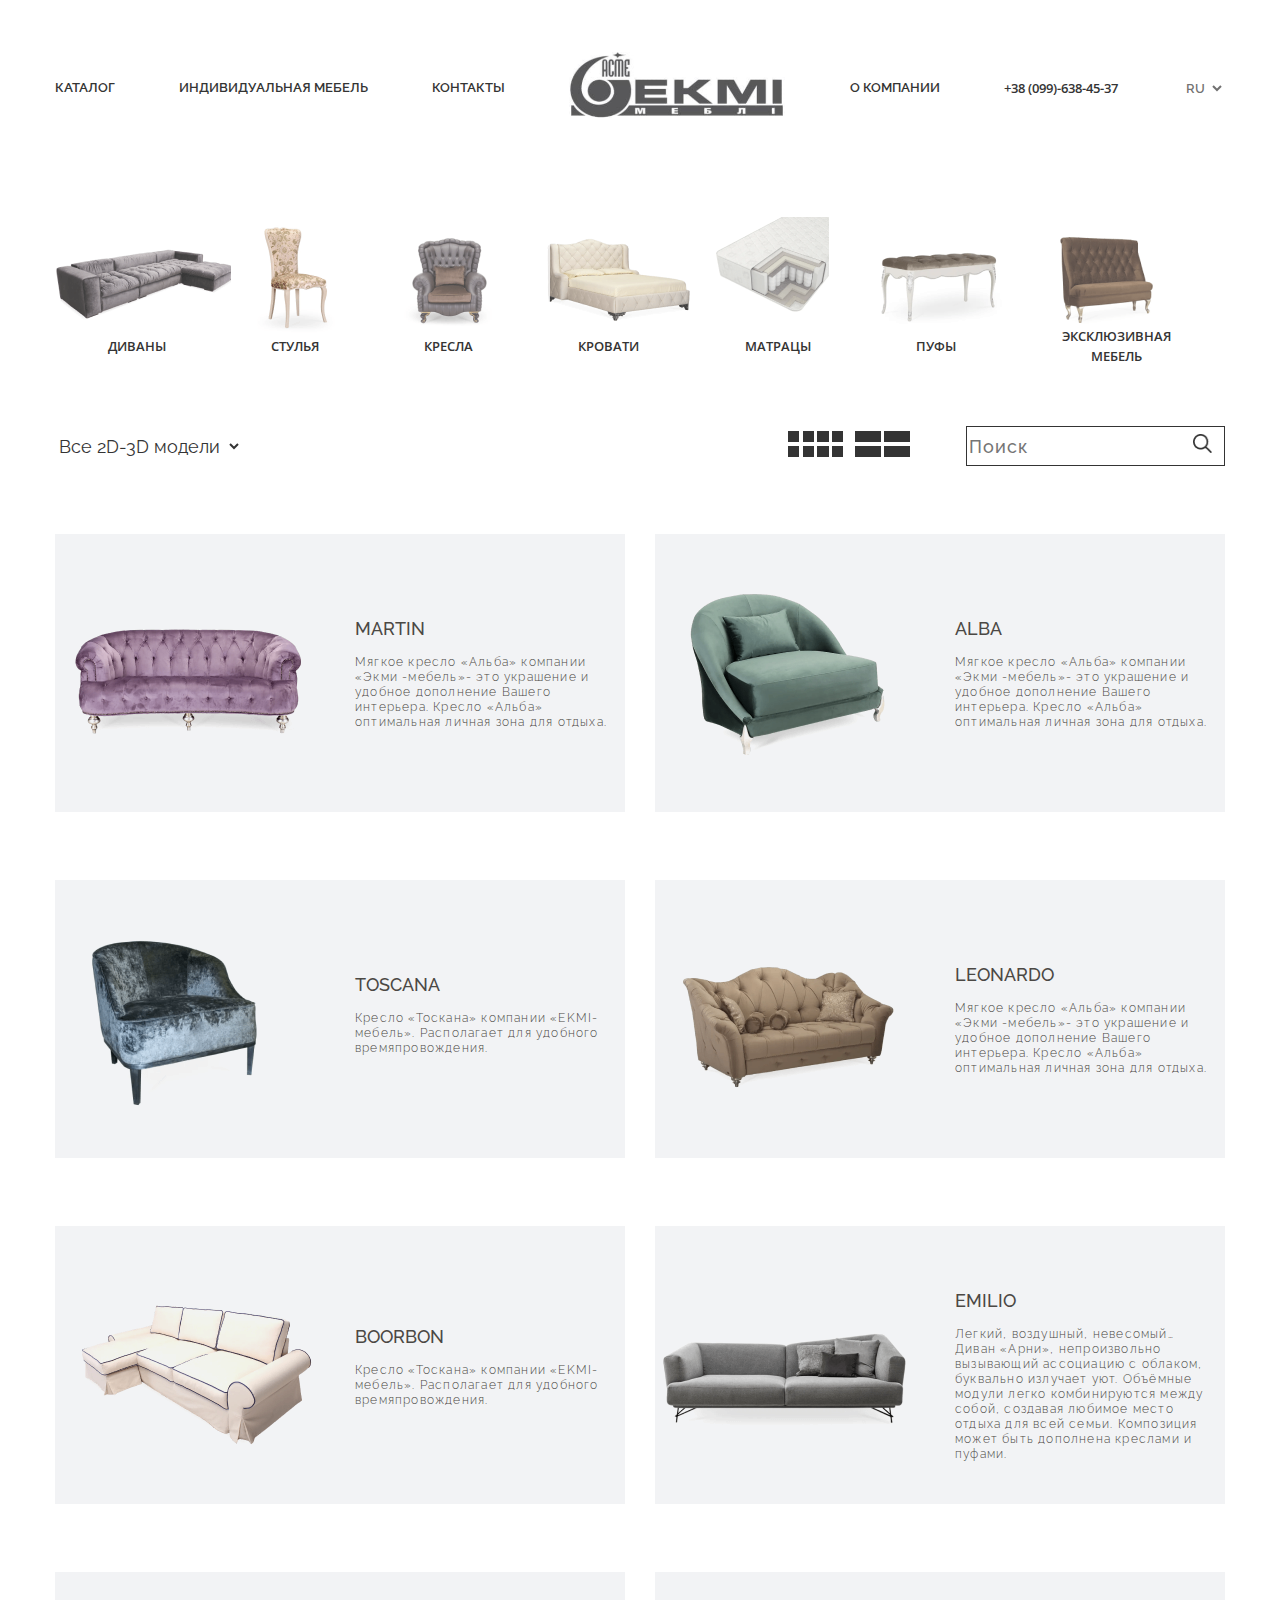
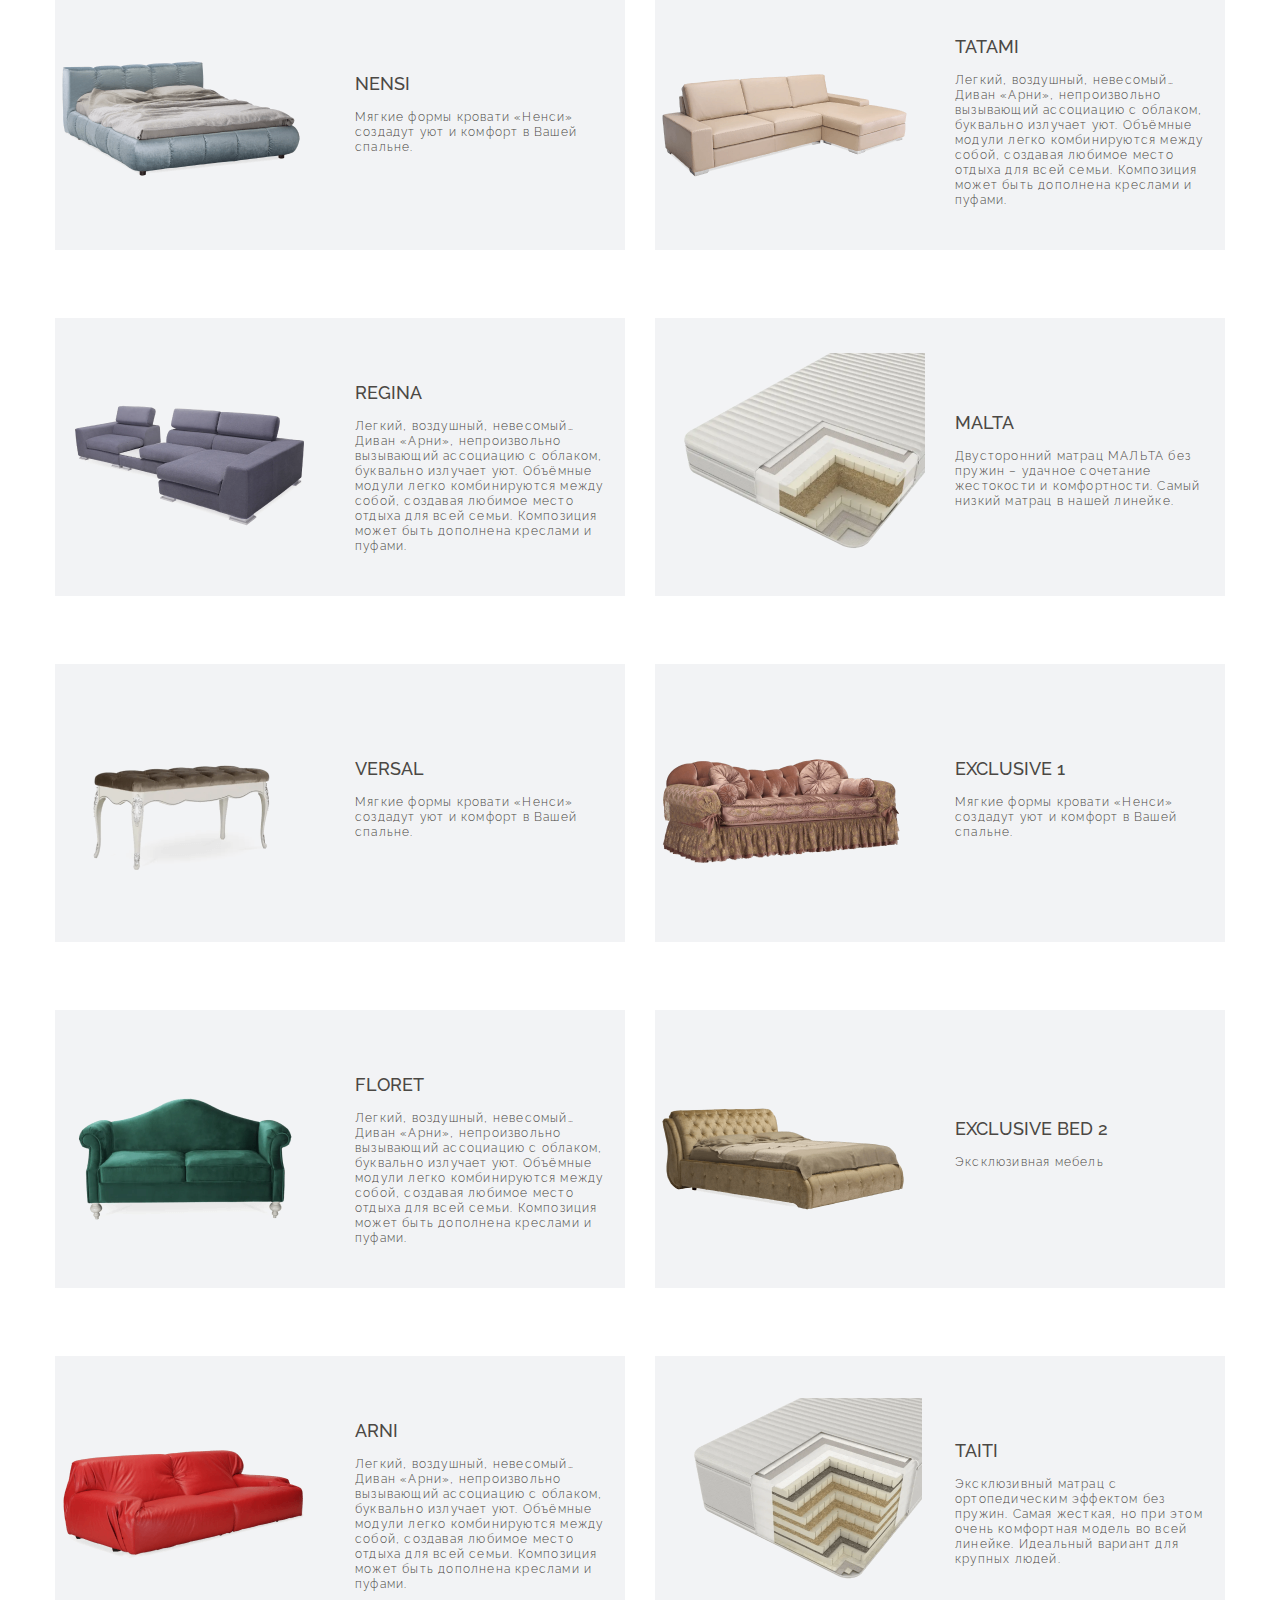
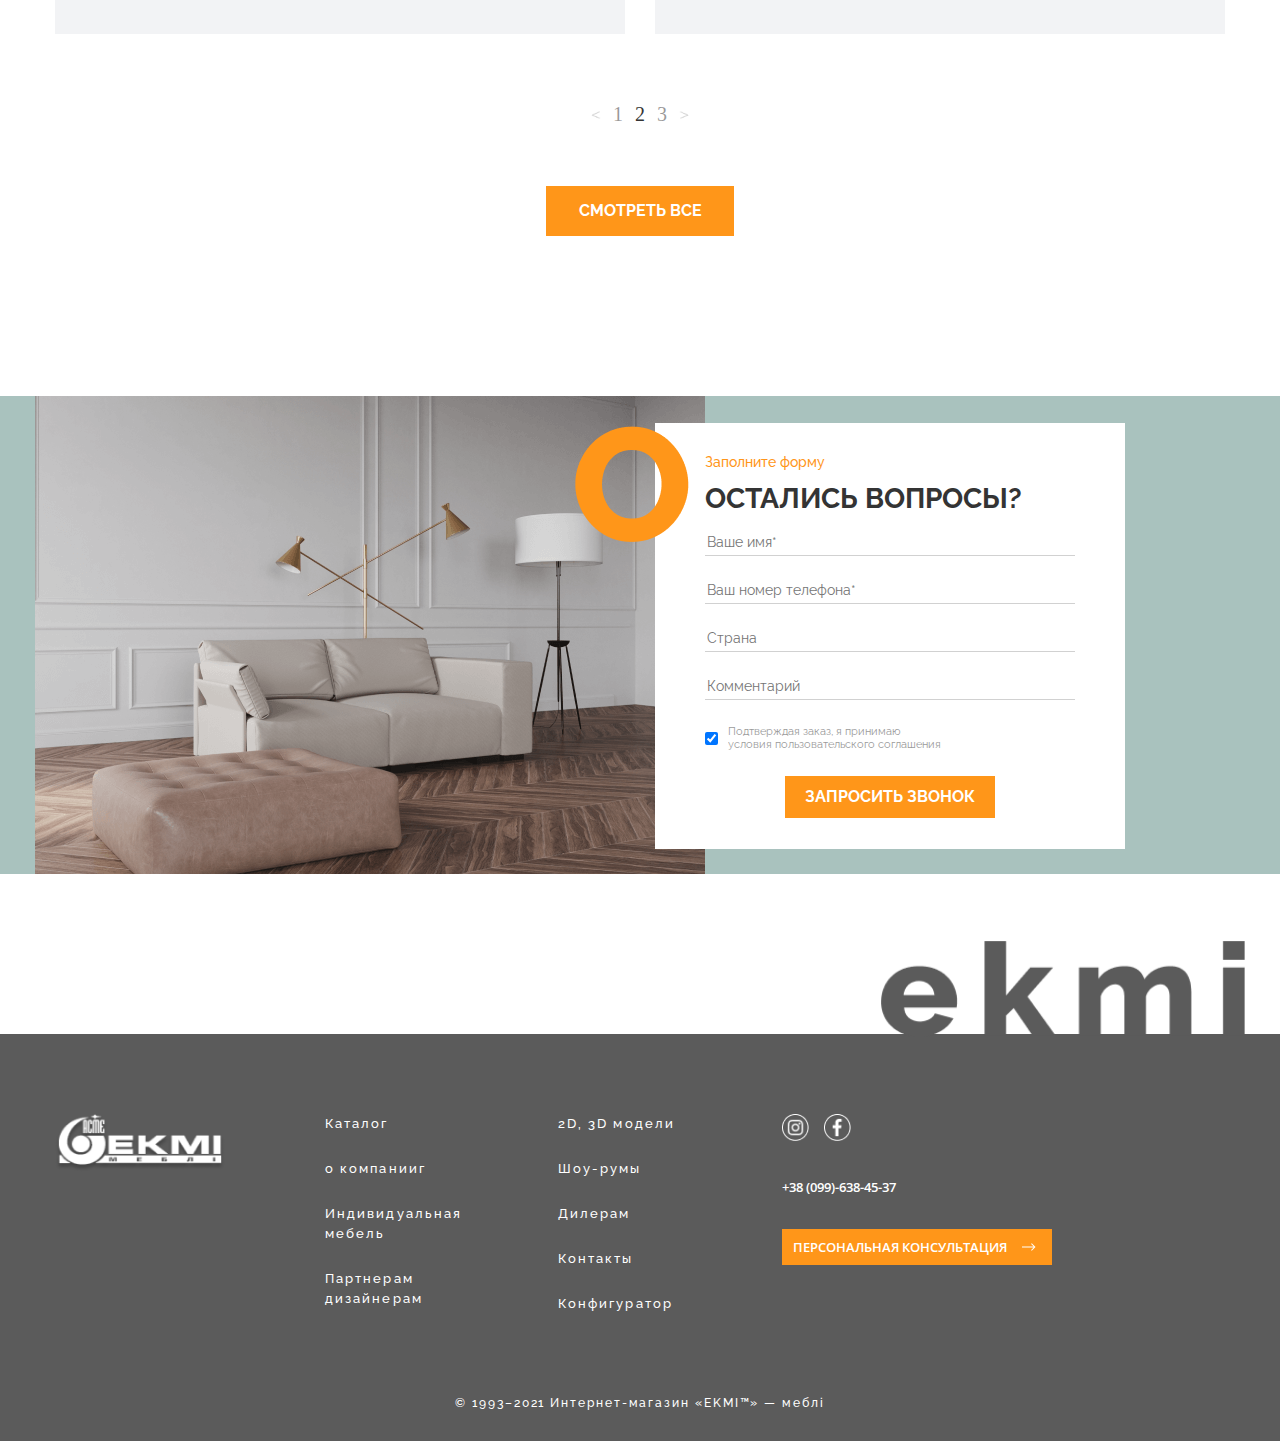
<file: index.html>
<!DOCTYPE html>
<html lang="en">

<head>
  <meta charset="UTF-8">
  <meta http-equiv="X-UA-Compatible" content="IE=edge">
  <meta name="viewport" content="width=device-width, initial-scale=1.0">
  <link rel="stylesheet" href="./css/main.css">
  <title>EKMI</title>
</head>

<body>
  <header class="header">
    <div class="header__container container">
      <div class="header__desktop">
        <ul class="header__list">
          <li class="header__item">
            <a class="header__link" href="#">Каталог</a>
          </li>
          <li class="header__item">
            <a class="header__link" href="#">Индивидуальная мебель</a>
          </li>
          <li class="header__item">
            <a class="header__link" href="#">Контакты</a>
          </li>
          <li class="header__item">
            <a class="header__link header__link-large" href="index.html">
              <img class="header__logo" src="./images/header-logo.svg" alt="web site logo">
            </a>
          </li>
          <li class="header__item">
            <a class="header__link" href="#">О компании</a>
          </li>
          <li class="header__item">
            <a class="header__tel header__tel-large" href="tel:+380996384537">
              <img src="./images/header-tel.png" alt="telephone-icon" class="header__tel-icon">
              <span class="header__tel-number">+38 (099)-638-45-37</span>
            </a>
          </li>
          <li class="header__item">
            <select class="header__lang header__lang-large">
              <option class="header__language" selected value="Russian">RU</option>
              <option class="header__language" value="Uzbekistan">UZ</option>
              <option class="header__language" value="USA">US</option>
            </select>
          </li>
        </ul>
        <button class="header__close">
          <img src="./images/close.png" alt="close icon" class="header__closes" width="16" height="15">
        </button>
      </div>

      <div class="header__mobile">
        <a class="header__link" href="#">
          <img class="header__logo" src="./images/header-logo.svg" alt="web site logo">
        </a>
        <div class="header__mobile-right">
          <select class="header__lang">
            <option class="header__language" selected value="Russian">RU</option>
            <option class="header__language" value="Uzbekistan">UZ</option>
            <option class="header__language" value="USA">US</option>
          </select>
          <a class="header__tel" href="tel:+380996384537">
            <img src="./images/header-tel.png" alt="telephone-icon" class="header__tel-icon">
            <span class="header__tel-number">+38 (099)-638-45-37</span>
          </a>
          <button class="header__hamburger">
            <img src="./images/hamburger.png" alt="menu icon" class="header__hamburger-img">
          </button>
        </div>
      </div>
    </div>
  </header>

  <div class="nav">
    <div class="container nav__container">
      <ul class="nav__list">
        <li class="nav__item">
          <a href="#" class="nav__link">
            <div class="nav__img1"></div>
            <p class="nav__text">Диваны</p>
          </a>
        </li>
        <li class="nav__item">
          <a href="#" class="nav__link">
            <div class="nav__img2"></div>
            <p class="nav__text">Стулья</p>
          </a>
        </li>
        <li class="nav__item">
          <a href="#" class="nav__link">
            <div class="nav__img3"></div>
            <p class="nav__text nav__text-active">Кресла</p>
          </a>
        </li>
        <li class="nav__item">
          <a href="#" class="nav__link">
            <div class="nav__img4"></div>
            <p class="nav__text">Кровати</p>
          </a>
        </li>
        <li class="nav__item">
          <a href="#" class="nav__link">
            <div class="nav__img5"></div>
            <p class="nav__text">Матрацы</p>
          </a>
        </li>
        <li class="nav__item">
          <a href="#" class="nav__link">
            <div class="nav__img6"></div>
            <p class="nav__text">пуфы</p>
          </a>
        </li>
        <li class="nav__item">
          <a href="#" class="nav__link">
            <div class="nav__img7"></div>
            <p class="nav__text">Эксклюзивная мебель</p>
          </a>
        </li>
      </ul>
    </div>
  </div>

  <div class="sliders">
    <div class="sliders__container container">
      <select class="sliders__search">
        <option value="All 2d 3d models" selected>Все 2D-3D модели</option>
        <option value="Martin">Martin</option>
        <option value="Alba">Alba</option>
        <option value="Toscana">Toscana</option>
        <option value="Leonardo">Leonardo</option>
        <option value="Boorbon">Boorbon</option>
        <option value="Emilio">Emilio</option>
        <option value="Nensi">Nensi</option>
        <option value="Tatami">Tatami</option>
        <option value="Regina">Regina</option>
        <option value="Malta">Malta</option>
        <option value="Versal">Versal</option>
        <option value="Exclusive 1">Exclusive 1</option>
        <option value="Arni">Arni</option>
        <option value="Taiti">Taiti</option>
      </select>
      <div class="sliders__small-buttons">
        <button class="sliders__button-small">
          <img class="small-button" src="./images/sliders-button.png" alt="button" width="10" height="10">
          <img src="./images/sliders-button.png" alt="button" width="10" height="10">
        </button>
        <button class="sliders__button-small">
          <img src="./images/sliders-button.png" alt="button" width="10" height="10">
        </button>
      </div>
      <div class="sliders__right">
        <div class="sliders__buttons">
          <button class="sliders__button">
            <img src="./images/sliders-button-1.png" alt="button" width="55" height="26">
          </button>
          <button class="sliders__button">
            <img src="./images/sliders-button-2.png" alt="button" width="55" height="26">
          </button>
        </div>
        <form class="sliders__form" action="https://echo.htmlacademy.ru">
          <label class="sliders__right-search" for="search"></label>
          <input class="sliders__right-search-input" type="search" placeholder="Поиск">
          <img src="./images/search.png" alt="search-icon" class="search-icon" width="19" height="19">
        </form>
      </div>
    </div>
  </div>

  <div class="products">
    <div class="products-container container">
      <ul class="products__list">
        <li class="products__item products__item-martin">
          <a href="./single.html" class="products__link">
            <h3 class="products__hedding">Martin</h3>
            <p class="products__text">Мягкое кресло «Альба» компании «Экми -мебель»- это украшение и удобное дополнение
              Вашего интерьера. Кресло «Альба» оптимальная личная зона для отдыха.</p>
          </a>
        </li>
        <li class="products__item products__item-alba">
          <a href="./single.html" class="products__link">
            <h3 class="products__hedding">Alba</h3>
            <p class="products__text">Мягкое кресло «Альба» компании «Экми -мебель»- это украшение и удобное дополнение
              Вашего интерьера. Кресло «Альба» оптимальная личная зона для отдыха.</p>
          </a>
        </li>
        <li class="products__item products__item-toscana">
          <a href="./single.html" class="products__link">
            <h3 class="products__hedding">Toscana</h3>
            <p class="products__text">Кресло «Тоскана» компании «EKMI-мебель». Располагает для удобного
              времяпровождения.</p>
          </a>
        </li>
        <li class="products__item products__item-leonardo">
          <a href="./single.html" class="products__link">
            <h3 class="products__hedding">Leonardo</h3>
            <p class="products__text">Мягкое кресло «Альба» компании «Экми -мебель»- это украшение и удобное дополнение
              Вашего интерьера. Кресло «Альба» оптимальная личная зона для отдыха.</p>
          </a>
        </li>
        <li class="products__item products__item-borboon">
          <a href="./single.html" class="products__link">
            <h3 class="products__hedding">Boorbon</h3>

            <p class="products__text">Кресло «Тоскана» компании «EKMI-мебель». Располагает для удобного
              времяпровождения.
            </p>
          </a>
        </li>
        <li class="products__item products__item-emilio">
          <a href="./single.html" class="products__link">
            <h3 class="products__hedding">Emilio</h3>

            <p class="products__text">Легкий, воздушный, невесомый… Диван «Арни», непроизвольно вызывающий ассоциацию с
              облаком, буквально излучает уют. Объёмные модули легко комбинируются между собой, создавая любимое место
              отдыха для всей семьи. Композиция может быть дополнена креслами и пуфами.</p>
          </a>
        </li>
        <li class="products__item products__item-nensi">
          <a href="./single.html" class="products__link">
            <h3 class="products__hedding">Nensi</h3>

            <p class="products__text">Мягкие формы кровати «Ненси» создадут уют и комфорт в Вашей спальне.</p>
          </a>
        </li>
        <li class="products__item products__item-tatami">
          <a href="./single.html" class="products__link">
            <h3 class="products__hedding">Tatami</h3>

            <p class="products__text">Легкий, воздушный, невесомый… Диван «Арни», непроизвольно вызывающий ассоциацию с
              облаком, буквально излучает уют. Объёмные модули легко комбинируются между собой, создавая любимое место
              отдыха для всей семьи. Композиция может быть дополнена креслами и пуфами.</p>
          </a>
        </li>
        <li class="products__item products__item-regina">
          <a href="./single.html" class="products__link">
            <h3 class="products__hedding">Regina</h3>

            <p class="products__text">Легкий, воздушный, невесомый… Диван «Арни», непроизвольно вызывающий ассоциацию с
              облаком, буквально излучает уют. Объёмные модули легко комбинируются между собой, создавая любимое место
              отдыха для всей семьи. Композиция может быть дополнена креслами и пуфами.</p>
          </a>
        </li>
        <li class="products__item products__item-malta">
          <a href="./single.html" class="products__link">
            <h3 class="products__hedding">Malta</h3>

            <p class="products__text">Двусторонний матрац МАЛЬТА без пружин – удачное сочетание жестокости и
              комфортности.
              Самый низкий матрац в нашей линейке.</p>
          </a>
        </li>
        <li class="products__item products__item-versal">
          <a href="./single.html" class="products__link">
            <h3 class="products__hedding">Versal</h3>

            <p class="products__text">Мягкие формы кровати «Ненси» создадут уют и комфорт в Вашей спальне.</p>
          </a>
        </li>
        <li class="products__item products__item-exclusive1">
          <a href="./single.html" class="products__link">
            <h3 class="products__hedding">Exclusive 1</h3>

            <p class="products__text">Мягкие формы кровати «Ненси» создадут уют и комфорт в Вашей спальне.</p>
          </a>
        </li>
        <li class="products__item products__item-floret">
          <a href="./single.html" class="products__link">
            <h3 class="products__hedding">Floret</h3>

            <p class="products__text">Легкий, воздушный, невесомый… Диван «Арни», непроизвольно вызывающий ассоциацию с
              облаком, буквально излучает уют. Объёмные модули легко комбинируются между собой, создавая любимое место
              отдыха для всей семьи. Композиция может быть дополнена креслами и пуфами.</p>
          </a>
        </li>
        <li class="products__item products__item-ex">
          <a href="./single.html" class="products__link">
            <h3 class="products__hedding">Exclusive bed 2</h3>

            <p class="products__text">Эксклюзивная мебель</p>
          </a>
        </li>
        <li class="products__item products__item-arni">
          <a href="./single.html" class="products__link">
            <h3 class="products__hedding">Arni</h3>

            <p class="products__text">Легкий, воздушный, невесомый… Диван «Арни», непроизвольно вызывающий ассоциацию с
              облаком, буквально излучает уют. Объёмные модули легко комбинируются между собой, создавая любимое место
              отдыха для всей семьи. Композиция может быть дополнена креслами и пуфами.</p>
          </a>
        </li>
        <li class="products__item products__item-taiti">
          <a href="./single.html" class="products__link">
            <h3 class="products__hedding">Taiti</h3>

            <p class="products__text">Эксклюзивный матрац с ортопедическим эффектом без пружин. Самая жесткая, но при
              этом
              очень комфортная модель во всей линейке. Идеальный вариант для крупных людей.</p>
          </a>
        </li>
      </ul>
      <div class="products__buttons">
        <button class="products__button-arrow">
          <img src="./images/pr-arrow-l.png" alt="arrow icon" class="products__arrow" width="10" height="8">
        </button>
        <button class="products__button">1</button>
        <button class="products__button products__button-active">2</button>
        <button class="products__button">3</button>
        <button class="products__button-arrow">
          <img src="./images/pr-arrow-r.png" alt="arrow icon" class="products__arrow" width="10" height="8">
        </button>
      </div>
      <button class="products__all-button">смотреть все</button>
    </div>
  </div>
  <div class="modal">
    <div class="modal__container container">
      <div class="modal__wrapper">
        <small class="modal__small">Заполните форму</small>
        <h2 class="modal__hedding">остались вопросы?</h2>
        <form class="modal__forma" action="https://echo.htmlacademy.ru" method="get">
          <input class="modal__input" type="text" name="name" placeholder="Ваше имя*">
          <input class="modal__input" type="tel" name="number" placeholder="Ваш номер телефона*">
          <input class="modal__input" type="text" name="from" placeholder="Страна">
          <input class="modal__input" type="text" name="text" placeholder="Комментарий">
          <div class="modal__checkbox">
            <input class="modal__cb" type="checkbox" checked>
            <p class="modal__text">Подтверждая заказ, я принимаю условия пользовательского соглашения</p>
          </div>
          <button class="modal__button" type="submit">запросить звонок</button>
        </form>
      </div>

    </div>
  </div>

  <footer class="footer">
    <div class="footer__desktop">
      <div class="footer__container container">
        <img src="./images/ekmi.png" alt="ekmi" class="ekmi" width="364" height="96">
        <div class="footer__wrapper">
          <div class="footer__left">
            <a href="index.html" class="footer__logo-link">
              <img src="./images/footer-logo.png" alt="web site log" class="footer__logo" width="170" height="58">
            </a>
            <ul class="footer__list">
              <li class="footer__item">
                <a href="#" class="footer__item-link">Каталог</a>
              </li>
              <li class="footer__item">
                <a href="#" class="footer__item-link">о компанииг</a>
              </li>
              <li class="footer__item">
                <a href="#" class="footer__item-link">Индивидуальная мебель</a>
              </li>
              <li class="footer__item">
                <a href="#" class="footer__item-link">Партнерам дизайнерам</a>
              </li>
            </ul>
            <ul class="footer__list">
              <li class="footer__item">
                <a href="#" class="footer__item-link">2D, 3D модели</a>
              </li>
              <li class="footer__item">
                <a href="#" class="footer__item-link">Шоу-румы</a>
              </li>
              <li class="footer__item">
                <a href="#" class="footer__item-link">Дилерам</a>
              </li>
              <li class="footer__item">
                <a href="#" class="footer__item-link">Контакты</a>
              </li>
              <li class="footer__item">
                <a href="#" class="footer__item-link">Конфигуратор</a>
              </li>
            </ul>
          </div>
          <div class="footer__right">
            <div class="footer__socialls">
              <a href="#" class="footer__social-link">
                <img src="./images/insta.png" alt="insta icon" class="footer__social" width="27" height="27">
              </a>
              <a href="#" class="footer__social-link">
                <img src="./images/fb.png" alt="fb icon" class="footer__social" width="27" height="27">
              </a>
            </div>
            <a href="tel:+380996384537" class="footer__tel">+38 (099)-638-45-37</a>
            <button class="footer__button">Персональная консультация </button>
          </div>
        </div>
        <p class="footer__text">
          © 1993–2021 Интернет-магазин «EKMI™» — меблі
        </p>
      </div>
    </div>

    <div class="footer__mobile container">
      <img src="./images/ekmi.png" alt="ekmi" class="ekmi" width="364" height="96">
      <div class="footer__top">
        <ul class="footer__list">
          <li class="footer__item">
            <a href="#" class="footer__item-link">Каталог</a>
          </li>
          <li class="footer__item">
            <a href="#" class="footer__item-link">о компанииг</a>
          </li>
          <li class="footer__item">
            <a href="#" class="footer__item-link">Индивидуальная мебель</a>
          </li>
          <li class="footer__item">
            <a href="#" class="footer__item-link">Партнерам дизайнерам</a>
          </li>
        </ul>
        <ul class="footer__list">
          <li class="footer__item">
            <a href="#" class="footer__item-link">2D, 3D модели</a>
          </li>
          <li class="footer__item">
            <a href="#" class="footer__item-link">Шоу-румы</a>
          </li>
          <li class="footer__item">
            <a href="#" class="footer__item-link">Дилерам</a>
          </li>
          <li class="footer__item">
            <a href="#" class="footer__item-link">Контакты</a>
          </li>
          <li class="footer__item">
            <a href="#" class="footer__item-link">Конфигуратор</a>
          </li>
        </ul>
      </div>
      <button class="footer__button">Персональная консультация </button>
      <div class="footer__social-tel">
        <div class="footer__socialls">
          <a href="#" class="footer__social-link">
            <img src="./images/insta.png" alt="insta icon" class="footer__social" width="27" height="27">
          </a>
          <a href="#" class="footer__social-link">
            <img src="./images/fb.png" alt="fb icon" class="footer__social" width="27" height="27">
          </a>
        </div>
        <a href="tel:+380996384537" class="footer__tel">+38 (099)-638-45-37</a>
      </div>
      <a href="index.html" class="footer__logo-link">
        <img src="./images/footer-logo.png" alt="web site log" class="footer__logo" width="170" height="58">
      </a>
      <p class="footer__text">
        © 1993–2021 Интернет-магазин «EKMI™» — меблі
      </p>
    </div>

    <div class="modal__wrapper-large">  <!--"modal__wrapper-large--onlick" 375 ekaran uchun shu class qoshiladi-->
      <small class="modal__small">Заполните форму</small>
      <h2 class="modal__hedding">остались вопросы?</h2>
      <form class="modal__forma" action="https://echo.htmlacademy.ru" method="get">
        <input class="modal__input" type="text" name="name" placeholder="Ваше имя*">
        <input class="modal__input" type="tel" name="number" placeholder="Ваш номер телефона*">
        <input class="modal__input" type="text" name="from" placeholder="Страна">
        <input class="modal__input" type="text" name="text" placeholder="Комментарий">
        <div class="modal__checkbox">
          <input class="modal__cb" type="checkbox" checked>
          <p class="modal__text">Подтверждая заказ, я принимаю условия пользовательского соглашения</p>
        </div>
        <button class="modal__button" type="submit">запросить звонок</button>
      </form>
    </div>
    <button class="modal__close">
      <img src="./images/close.png" alt="close icon">
    </button>
    <div class="curtain  "></div>  <!--"curtain--onlick" 375 ekaran uchun shu class qoshiladi-->

  </footer>

  <script src="./js/main.js" defer> </script>

</body>

</html>
</file>
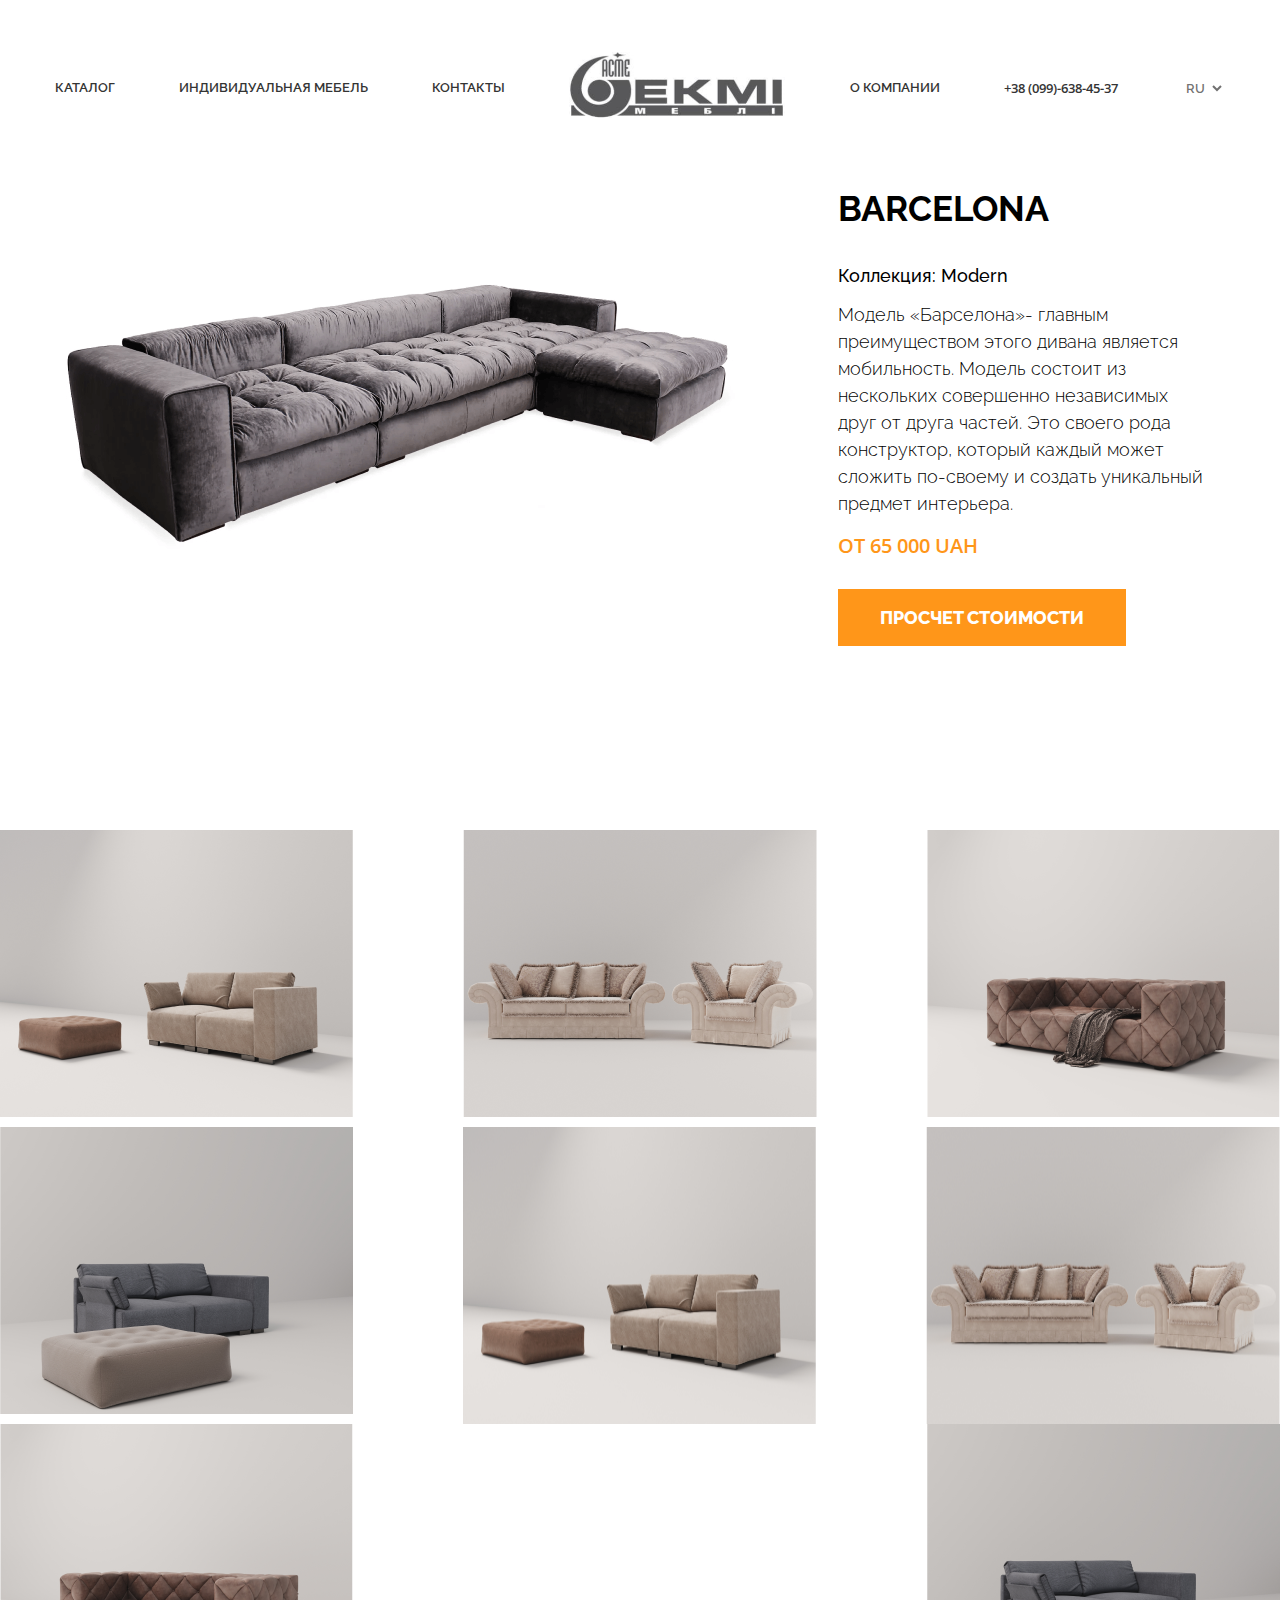
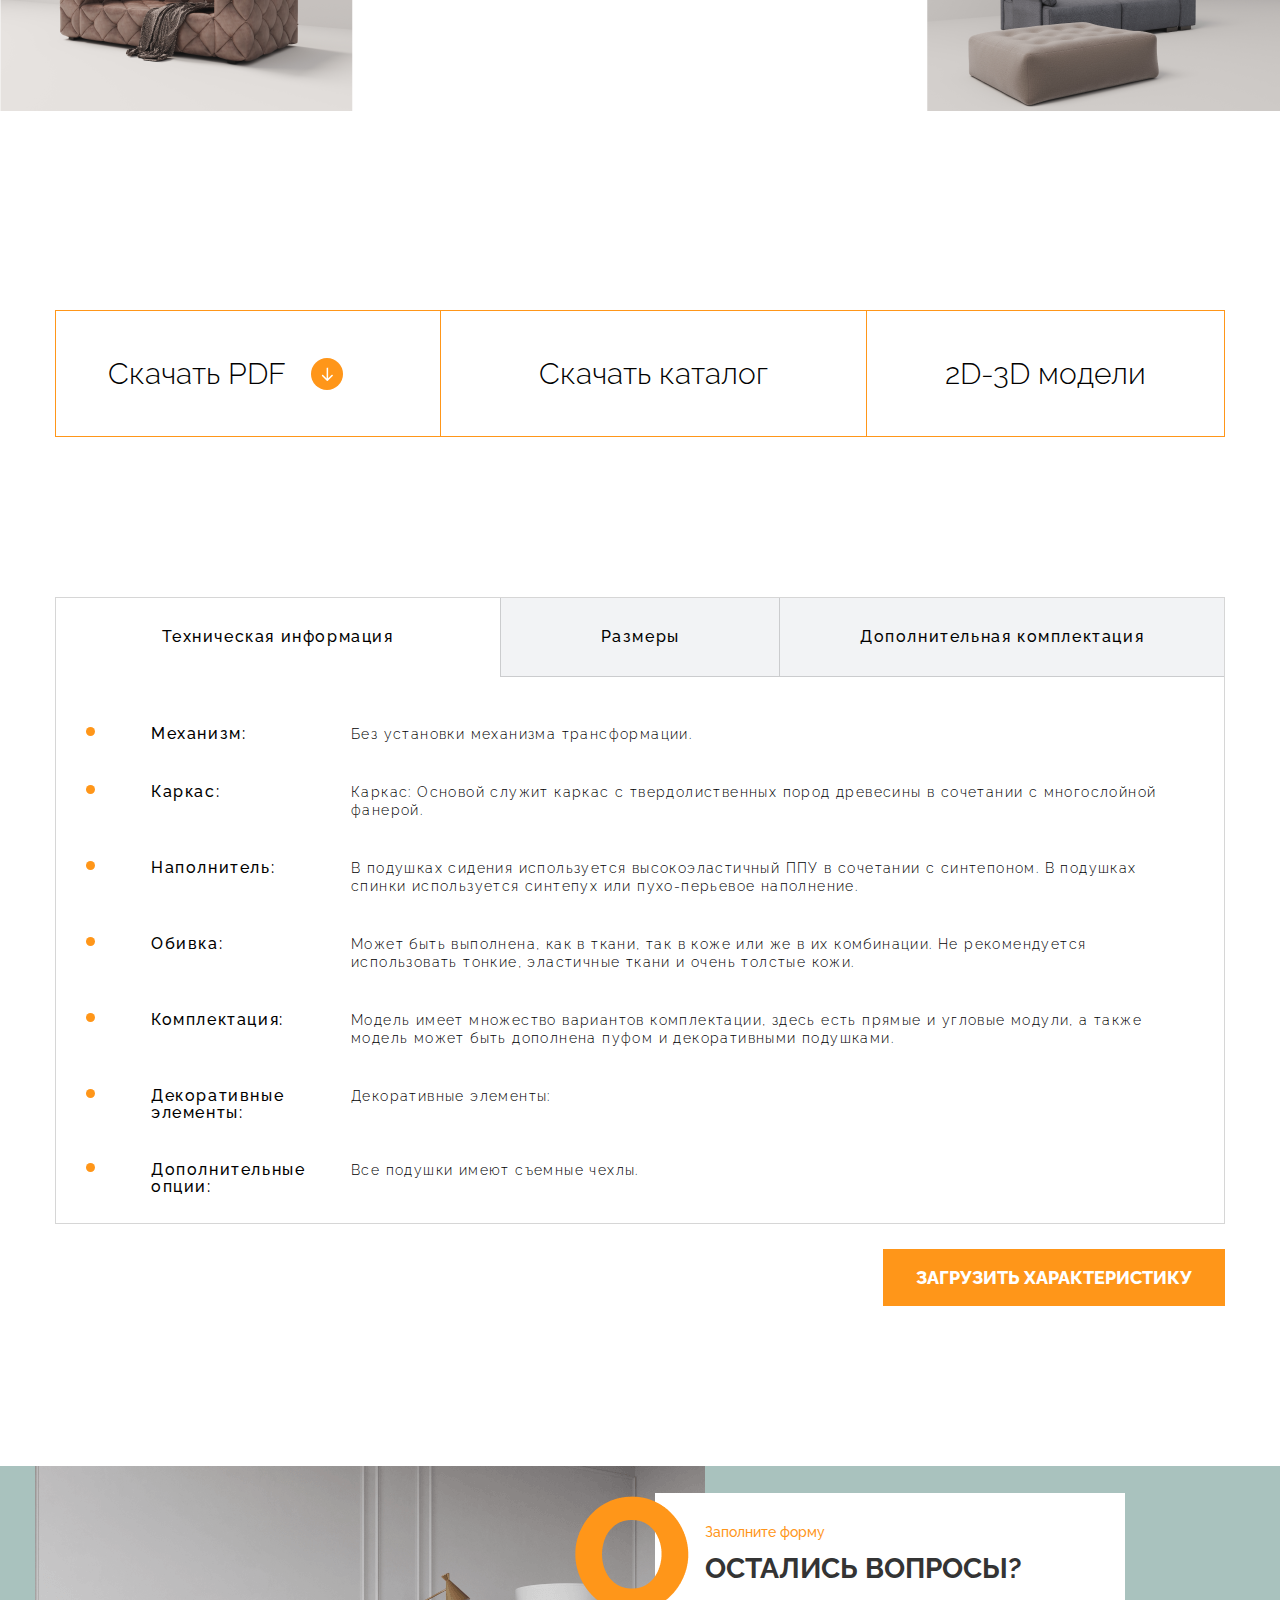
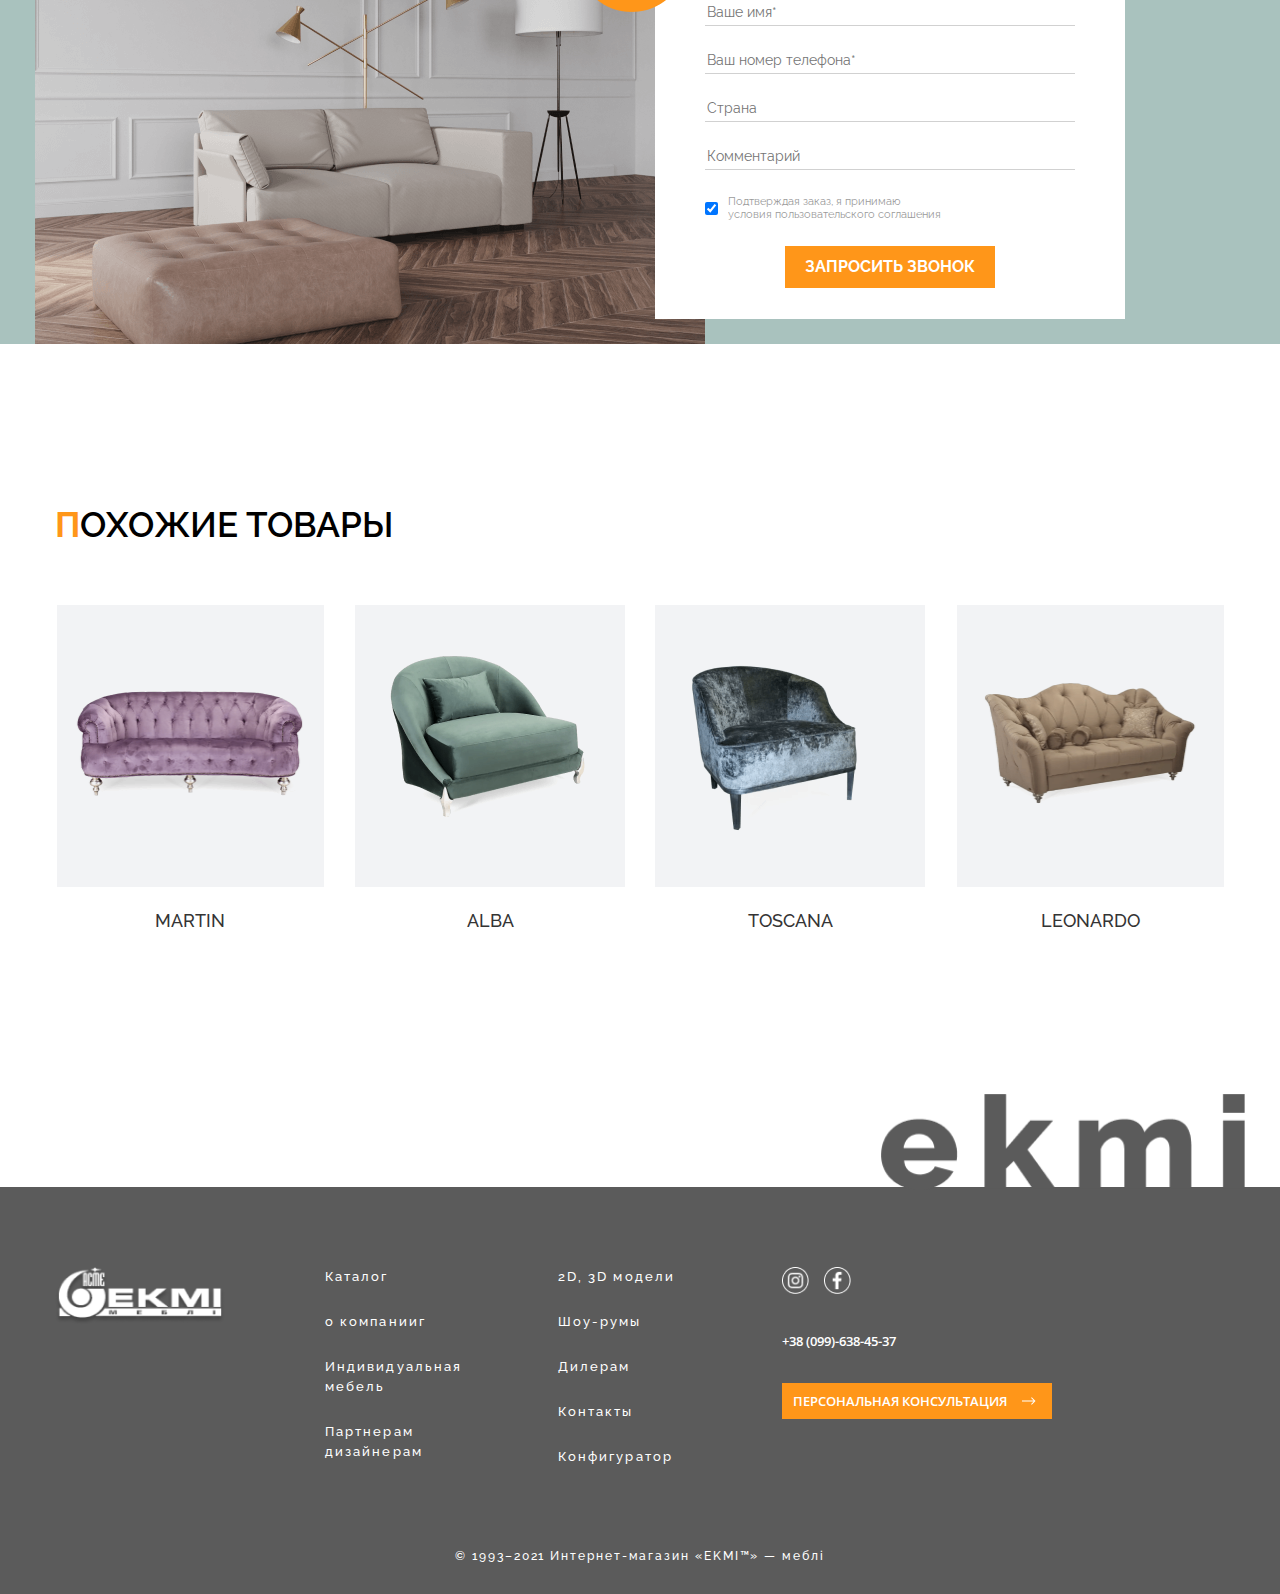
<file: single.html>
<!DOCTYPE html>
<html lang="en">

<head>
    <meta charset="UTF-8">
    <meta http-equiv="X-UA-Compatible" content="IE=edge">
    <meta name="viewport" content="width=device-width, initial-scale=1.0">
    <link rel="stylesheet" href="./css/main.css">
    <title>Single</title>
</head>

<body>
    <header class="header">
        <div class="header__container container">
            <div class="header__desktop">
                <ul class="header__list">
                    <li class="header__item">
                        <a class="header__link" href="#">Каталог</a>
                    </li>
                    <li class="header__item">
                        <a class="header__link" href="#">Индивидуальная мебель</a>
                    </li>
                    <li class="header__item">
                        <a class="header__link" href="#">Контакты</a>
                    </li>
                    <li class="header__item">
                        <a class="header__link header__link-large" href="./index.html">
                            <img class="header__logo" src="./images/header-logo.svg" alt="web site logo">
                        </a>
                    </li>
                    <li class="header__item">
                        <a class="header__link" href="#">О компании</a>
                    </li>
                    <li class="header__item">
                        <a class="header__tel header__tel-large" href="tel:+380996384537">
                            <img src="./images/header-tel.png" alt="telephone-icon" class="header__tel-icon">
                            <span class="header__tel-number">+38 (099)-638-45-37</span>
                        </a>
                    </li>
                    <li class="header__item">
                        <select class="header__lang header__lang-large">
                            <option class="header__language" selected value="Russian">RU</option>
                            <option class="header__language" value="Uzbekistan">UZ</option>
                            <option class="header__language" value="USA">US</option>
                        </select>
                    </li>
                </ul>
                <button class="header__close">
                  <img src="./images/close.png" alt="close icon" class="header__closes" width="16" height="15">
                </button>
            </div>

            <div class="header__mobile">
                <a class="header__link" href="#">
                    <img class="header__logo" src="./images/header-logo.svg" alt="web site logo">
                </a>
                <div class="header__mobile-right">
                    <select class="header__lang">
                        <option class="header__language" selected value="Russian">RU</option>
                        <option class="header__language" value="Uzbekistan">UZ</option>
                        <option class="header__language" value="USA">US</option>
                    </select>
                    <a class="header__tel" href="tel:+380996384537">
                        <img src="./images/header-tel.png" alt="telephone-icon" class="header__tel-icon">
                        <span class="header__tel-number">+38 (099)-638-45-37</span>
                    </a>
                    <button class="header__hamburger">
                        <img src="./images/hamburger.png" alt="menu icon" class="header__hamburger-img">
                    </button>
                </div>
            </div>
        </div>
    </header>

    <main class="main">
        <div class="hero">
            <div class="container hero__container">
                <div class="hero__wrapper">
                    <h2 class="hero__hedding">Barcelona</h2>
                    <small class="hero__small">Коллекция: Modern</small>
                    <p class="hero__text">Модель «Барселона»- главным преимуществом этого дивана является мобильность.
                        Модель состоит из нескольких совершенно независимых друг от друга частей. Это своего рода
                        конструктор, который каждый может сложить по-своему и создать уникальный предмет интерьера.</p>
                    <h5 class="hero__price">от 65 000 uah</h5>
                    <button class="hero__button">просчет стоимости</button>
                </div>
            </div>
        </div>

        <div class="full">
            <div class="full__container">
                <img src="./images/single-1.png" alt="divan" class="full__image">
                <img src="./images/single-2.png" alt="divan" class="full__image">
                <img src="./images/single-3.png" alt="divan" class="full__image">
                <img src="./images/single-4.png" alt="divan" class="full__image">
                <img src="./images/single-1.png" alt="divan" class="full__image">
                <img src="./images/single-2.png" alt="divan" class="full__image">
                <img src="./images/single-3.png" alt="divan" class="full__image">
                <img src="./images/single-4.png" alt="divan" class="full__image">
            </div>
        </div>

        <div class="download container download__container">
            <button class="download__button download__button-1">Скачать PDF</button>
            <button class="download__button download__button-2">Скачать каталог</button>
            <button class="download__button download__button-3">2D-3D модели</button>
        </div>

        <div class="characters">
            <div class="characters__container container">
                <div class="characters__mobile">
                    <select class="characters__select">
                        <option value="Техническая информация" selected>Техническая информация</option>
                        <option value="Размеры">Размеры</option>
                        <option value="Дополнительная комплектация">Дополнительная комплектация</option>
                    </select>
                    <select class="characters__select">
                        <option value="Техническая информация">Техническая информация</option>
                        <option value="Размеры" selected>Размеры</option>
                        <option value="Дополнительная комплектация">Дополнительная комплектация</option>
                    </select>
                    <select class="characters__select">
                        <option value="Техническая информация">Техническая информация</option>
                        <option value="Размеры">Размеры</option>
                        <option value="Дополнительная комплектация" selected>Дополнительная комплектация</option>
                    </select>
                </div>
                <div class="characters__wrapper">
                    <div class="characters__wrapper-top">
                        <button class="characters__button characters__button-active">Техническая информация</button>
                        <button class="characters__button characters__button-center">Размеры</button>
                        <button class="characters__button">Дополнительная комплектация</button>
                    </div>
                    <ul class="characters__list">
                        <li class="characters__item">
                            <h4 class="characters__item-hedding">Механизм:</h4>
                            <p class="characters__item-text">Без установки механизма трансформации.</p>
                        </li>
                        <li class="characters__item">
                            <h4 class="characters__item-hedding">Каркас:</h4>
                            <p class="characters__item-text">Каркас:
                                Основой служит каркас с твердолиственных пород древесины в сочетании с многослойной
                                фанерой.</p>
                        </li>
                        <li class="characters__item">
                            <h4 class="characters__item-hedding">Наполнитель:</h4>
                            <p class="characters__item-text">В подушках сидения используется высокоэластичный ППУ в
                                сочетании с синтепоном. В подушках спинки используется синтепух или пухо-перьевое
                                наполнение.</p>
                        </li>
                        <li class="characters__item">
                            <h4 class="characters__item-hedding">Обивка:</h4>
                            <p class="characters__item-text">Может быть выполнена, как в ткани, так в коже или же в их
                                комбинации. Не рекомендуется использовать тонкие, эластичные ткани и очень толстые кожи.
                            </p>
                        </li>
                        <li class="characters__item">
                            <h4 class="characters__item-hedding">Комплектация:</h4>
                            <p class="characters__item-text">Модель имеет множество вариантов комплектации, здесь есть
                                прямые и угловые модули, а также модель может быть дополнена пуфом и декоративными
                                подушками.</p>
                        </li>
                        <li class="characters__item">
                            <h4 class="characters__item-hedding">Декоративные элементы:</h4>
                            <p class="characters__item-text">Декоративные элементы: </p>
                        </li>
                        <li class="characters__item">
                            <h4 class="characters__item-hedding">Дополнительные опции:</h4>
                            <p class="characters__item-text">Все подушки имеют съемные чехлы.</p>
                        </li>
                    </ul>
                </div>
                <div class="characters__btn">загрузить характеристику</div>
            </div>
        </div>

        <div class="modal">
            <div class="modal__container container">
                <div class="modal__wrapper">
                    <small class="modal__small">Заполните форму</small>
                    <h2 class="modal__hedding">остались вопросы?</h2>
                    <form class="modal__forma" action="https://echo.htmlacademy.ru" method="get">
                        <input class="modal__input" type="text" name="name" placeholder="Ваше имя*">
                        <input class="modal__input" type="tel" name="number" placeholder="Ваш номер телефона*">
                        <input class="modal__input" type="text" name="from" placeholder="Страна">
                        <input class="modal__input" type="text" name="text" placeholder="Комментарий">
                        <div class="modal__checkbox">
                            <input class="modal__cb" type="checkbox" checked>
                            <p class="modal__text">Подтверждая заказ, я принимаю условия пользовательского соглашения
                            </p>
                        </div>
                        <button class="modal__button" type="submit">запросить звонок</button>
                    </form>
                </div>
            </div>
        </div>

        <div class="others others__container container">
            <h2 class="others__hedding"> <span class="others__span">П</span>охожие товары</h2>
            <ul class="others__list">
                <li class="others__item">
                    <a href="#" class="others__item-link">
                        <div class="others__images1">
                            <img src="./images/martin.png" alt="divan" class="others__image" width="267" height="176">
                        </div>
                        <h5 class="others__item-hedding">Martin</h5>
                    </a>
                </li>
                <li class="others__item">
                    <div class="others__images">
                        <a href="#" class="others__item-link">
                            <div class="others__images2">
                                <img src="./images/alba.png" alt="divan" class="others__image" width="270" height="245">
                            </div>
                            <h5 class="others__item-hedding">Alba</h5>
                        </a>
                </li>
                <li class="others__item">
                    <div class="others__images">
                        <a href="#" class="others__item-link">
                            <div class="others__images3">
                                <img src="./images/toscana.png" alt="divan" class="others__image" width="270" height="227">
                            </div>
                            <h5 class="others__item-hedding">Toscana</h5>
                        </a>
                </li>
                <li class="others__item">
                    <div class="others__images">
                        <a href="#" class="others__item-link">
                            <div class="others__images4">
                                <img src="./images/leonardo.png" alt="divan" class="others__image" width="267" height="176">
                            </div>
                            <h5 class="others__item-hedding">Leonardo</h5>
                        </a>
                </li>
            </ul>
        </div>
    </main>
    <footer class="footer">
        <div class="footer__desktop">
          <div class="footer__container container">
            <img src="./images/ekmi.png" alt="ekmi" class="ekmi" width="364" height="96">
            <div class="footer__wrapper">
              <div class="footer__left">
                <a href="index.html" class="footer__logo-link">
                  <img src="./images/footer-logo.png" alt="web site log" class="footer__logo" width="170" height="58">
                </a>
                <ul class="footer__list">
                  <li class="footer__item">
                    <a href="#" class="footer__item-link">Каталог</a>
                  </li>
                  <li class="footer__item">
                    <a href="#" class="footer__item-link">о компанииг</a>
                  </li>
                  <li class="footer__item">
                    <a href="#" class="footer__item-link">Индивидуальная мебель</a>
                  </li>
                  <li class="footer__item">
                    <a href="#" class="footer__item-link">Партнерам дизайнерам</a>
                  </li>
                </ul>
                <ul class="footer__list">
                  <li class="footer__item">
                    <a href="#" class="footer__item-link">2D, 3D модели</a>
                  </li>
                  <li class="footer__item">
                    <a href="#" class="footer__item-link">Шоу-румы</a>
                  </li>
                  <li class="footer__item">
                    <a href="#" class="footer__item-link">Дилерам</a>
                  </li>
                  <li class="footer__item">
                    <a href="#" class="footer__item-link">Контакты</a>
                  </li>
                  <li class="footer__item">
                    <a href="#" class="footer__item-link">Конфигуратор</a>
                  </li>
                </ul>
              </div>
              <div class="footer__right">
                <div class="footer__socialls">
                  <a href="#" class="footer__social-link">
                    <img src="./images/insta.png" alt="insta icon" class="footer__social" width="27" height="27">
                  </a>
                  <a href="#" class="footer__social-link">
                    <img src="./images/fb.png" alt="fb icon" class="footer__social" width="27" height="27">
                  </a>
                </div>
                <a href="tel:+380996384537" class="footer__tel">+38 (099)-638-45-37</a>
                <button class="footer__button">Персональная консультация </button>
              </div>
            </div>
            <p class="footer__text">
              © 1993–2021 Интернет-магазин «EKMI™» — меблі
            </p>
          </div>
        </div>
    
        <div class="footer__mobile container">
          <img src="./images/ekmi.png" alt="ekmi" class="ekmi" width="364" height="96">
          <div class="footer__top">
            <ul class="footer__list">
              <li class="footer__item">
                <a href="#" class="footer__item-link">Каталог</a>
              </li>
              <li class="footer__item">
                <a href="#" class="footer__item-link">о компанииг</a>
              </li>
              <li class="footer__item">
                <a href="#" class="footer__item-link">Индивидуальная мебель</a>
              </li>
              <li class="footer__item">
                <a href="#" class="footer__item-link">Партнерам дизайнерам</a>
              </li>
            </ul>
            <ul class="footer__list">
              <li class="footer__item">
                <a href="#" class="footer__item-link">2D, 3D модели</a>
              </li>
              <li class="footer__item">
                <a href="#" class="footer__item-link">Шоу-румы</a>
              </li>
              <li class="footer__item">
                <a href="#" class="footer__item-link">Дилерам</a>
              </li>
              <li class="footer__item">
                <a href="#" class="footer__item-link">Контакты</a>
              </li>
              <li class="footer__item">
                <a href="#" class="footer__item-link">Конфигуратор</a>
              </li>
            </ul>
          </div>
          <button class="footer__button footer__button-large">Персональная консультация </button>
          <div class="footer__social-tel">
            <div class="footer__socialls">
              <a href="#" class="footer__social-link">
                <img src="./images/insta.png" alt="insta icon" class="footer__social" width="27" height="27">
              </a>
              <a href="#" class="footer__social-link">
                <img src="./images/fb.png" alt="fb icon" class="footer__social" width="27" height="27">
              </a>
            </div>
            <a href="tel:+380996384537" class="footer__tel">+38 (099)-638-45-37</a>
          </div>
          <a href="index.html" class="footer__logo-link">
            <img src="./images/footer-logo.png" alt="web site log" class="footer__logo" width="170" height="58">
          </a>
          <p class="footer__text">
            © 1993–2021 Интернет-магазин «EKMI™» — меблі
          </p>
        </div>
        <div class="modal__wrapper-large">
          <small class="modal__small">Заполните форму</small>
          <h2 class="modal__hedding">остались вопросы?</h2>
          <form class="modal__forma" action="https://echo.htmlacademy.ru" method="get">
            <input class="modal__input" type="text" name="name" placeholder="Ваше имя*">
            <input class="modal__input" type="tel" name="number" placeholder="Ваш номер телефона*">
            <input class="modal__input" type="text" name="from" placeholder="Страна">
            <input class="modal__input" type="text" name="text" placeholder="Комментарий">
            <div class="modal__checkbox">
              <input class="modal__cb" type="checkbox" checked>
              <p class="modal__text">Подтверждая заказ, я принимаю условия пользовательского соглашения</p>
            </div>
            <button class="modal__button" type="submit">запросить звонок</button>
          </form>
        </div>
        <button class="modal__close">
          <img src="./images/close.png" alt="close icon">
        </button>
        <div class="curtain "></div>
      </footer>

      
  <script src="./js/main.js" defer> </script>
</body>

</html>
</file>
